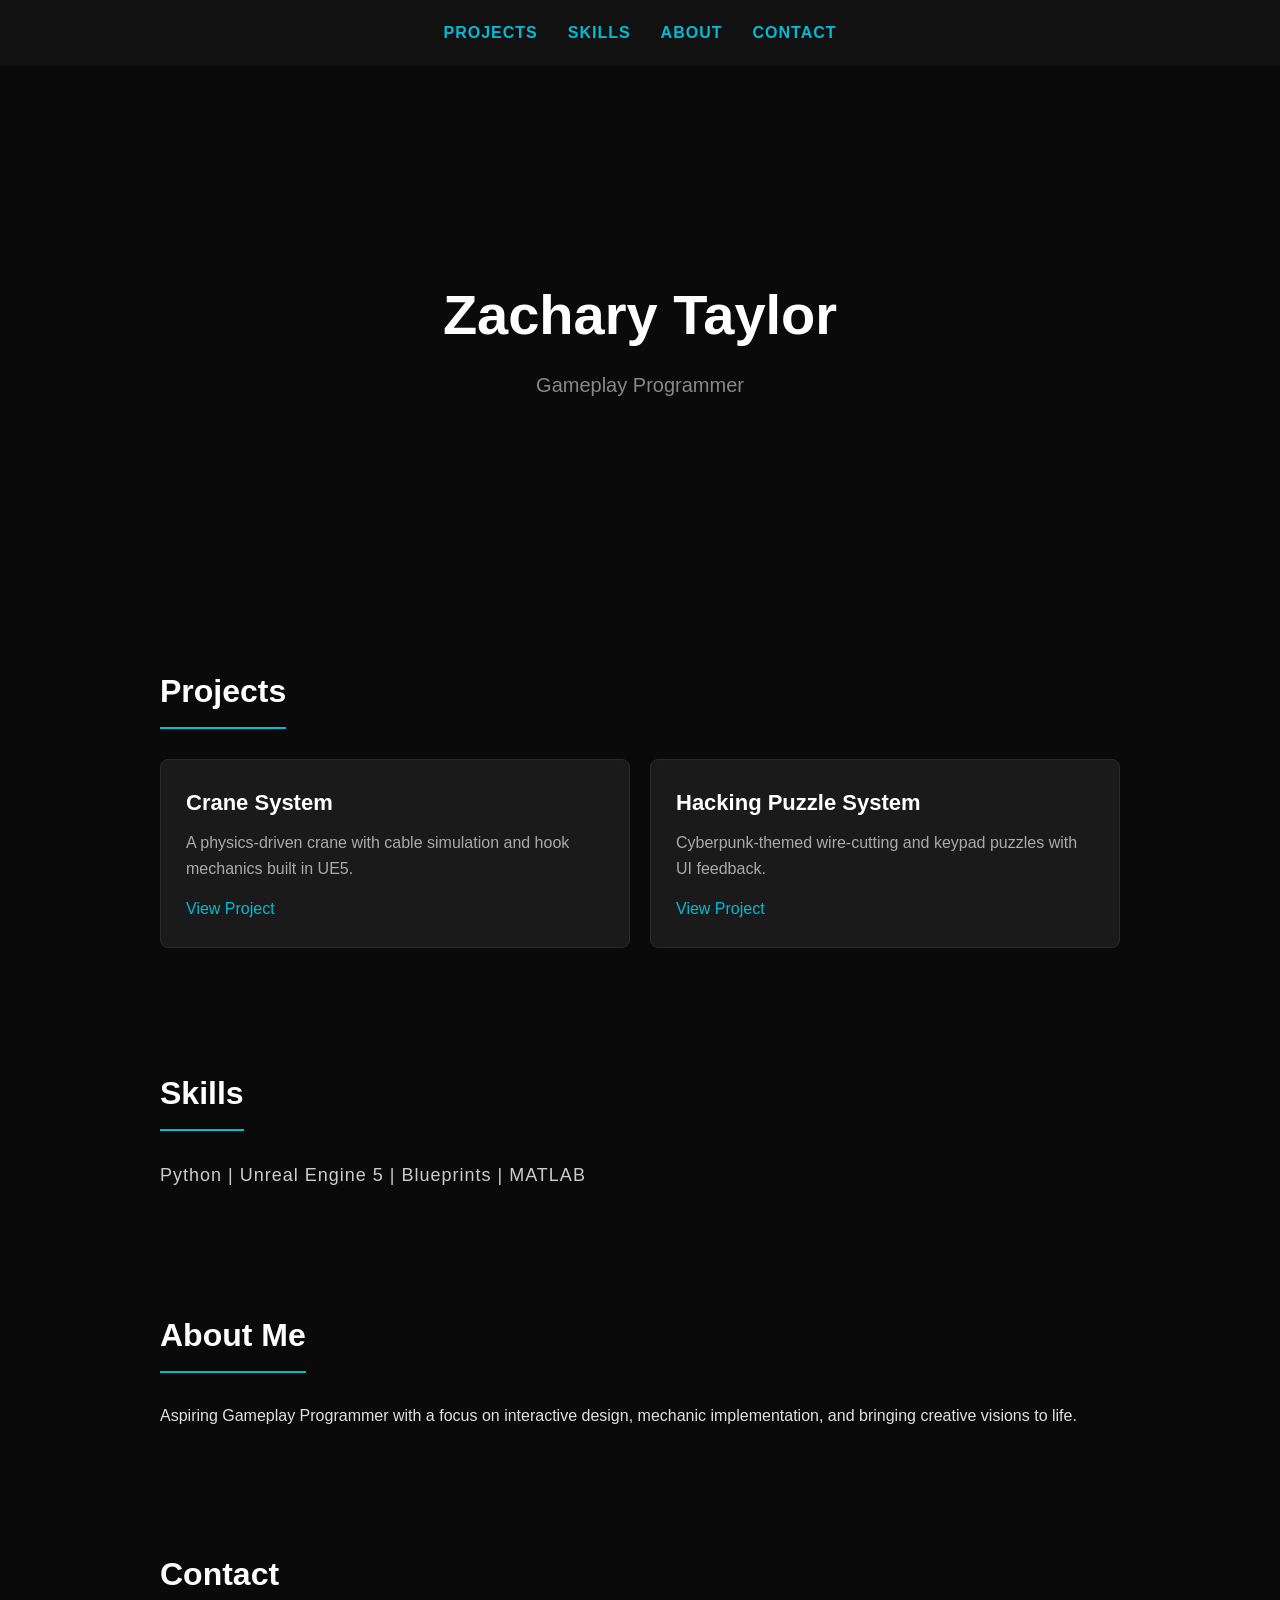
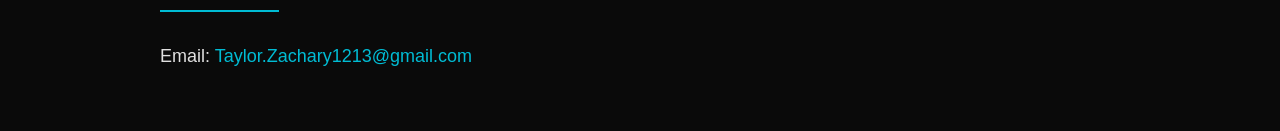
<file: index.html>
<!DOCTYPE html>
<html lang="en">
<head>
    <meta charset="UTF-8">
    <meta name="viewport" content="width=device-width, initial-scale=1.0">
    <title>Zachary Taylor - Gameplay Programmer</title>
    <link rel="stylesheet" href="style.css">
</head>
<body>

<nav>
    <a href="#projects">Projects</a>
    <a href="#skills">Skills</a>
    <a href="#about">About</a>
    <a href="#contact">Contact</a>
</nav>

<section id="hero">
    <h1>Zachary Taylor</h1>
    <p>Gameplay Programmer</p>
</section>

<section id="projects">
    <h2>Projects</h2>
    <div class="project-grid">

        <div class="project-card">
            <h3>Crane System</h3>
            <p>A physics-driven crane with cable simulation and hook mechanics built in UE5.</p>
            <a href="#">View Project</a>
        </div>

        <div class="project-card">
            <h3>Hacking Puzzle System</h3>
            <p>Cyberpunk-themed wire-cutting and keypad puzzles with UI feedback.</p>
            <a href="#">View Project</a>
        </div>

    </div>
</section>

<section id="skills">
    <h2>Skills</h2>
    <p> Python | Unreal Engine 5 | Blueprints | MATLAB</p>
</section>

<section id="about">
    <h2>About Me</h2>
    <p>Aspiring Gameplay Programmer with a focus on interactive design, mechanic implementation, and bringing creative visions to life.</p>
</section>

<section id="contact">
    <h2>Contact</h2>
    <p>Email: <a href="mailto:Taylor.Zachary1213@gmail.com">Taylor.Zachary1213@gmail.com</a></p>
</section>

</body>
</html>
</file>
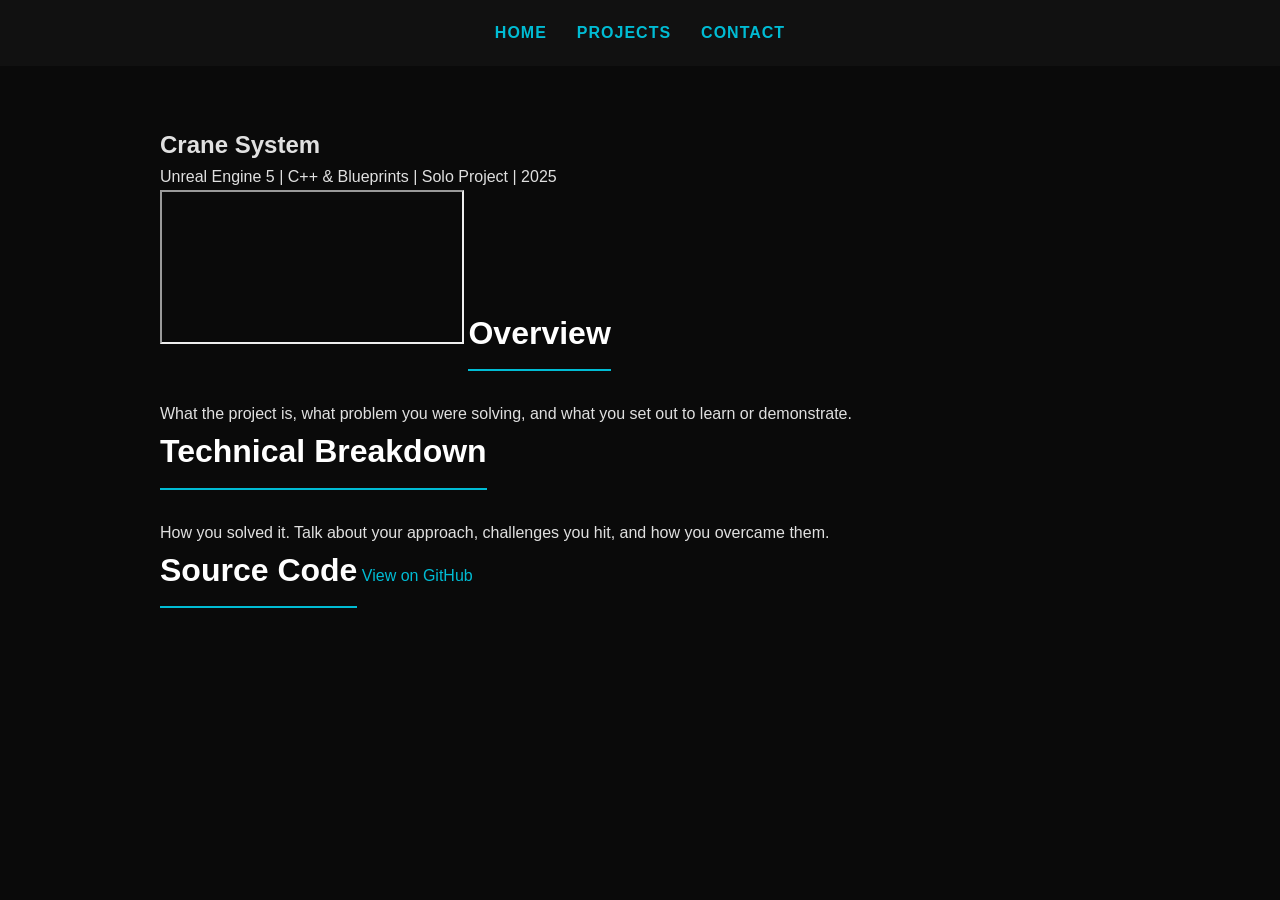
<file: crane.html>
<!DOCTYPE html>
<html lang="en">
<head>
  <meta charset="UTF-8">
  <meta name="viewport" content="width=device-width, initial-scale=1.0">
  <title>Crane System - Zachary Taylor</title>
  <link rel="stylesheet" href="style.css">
</head>
<body>

<nav>
  <a href="index.html">Home</a>
  <a href="index.html#projects">Projects</a>
  <a href="index.html#contact">Contact</a>
</nav>

<section class="project-detail">
  <h1>Crane System</h1>
  <p class="project-meta">Unreal Engine 5 | C++ & Blueprints | Solo Project | 2025</p>

  <!-- THE WHAT: show it off -->
  <iframe src="https://www.youtube.com/embed/VIDEO_ID" allowfullscreen></iframe>

  <!-- THE WHY: explain your goals -->
  <h2>Overview</h2>
  <p>What the project is, what problem you were solving,
    and what you set out to learn or demonstrate.</p>

  <!-- THE HOW: your process and code -->
  <h2>Technical Breakdown</h2>
  <p>How you solved it. Talk about your approach,
    challenges you hit, and how you overcame them.</p>

  <h2>Source Code</h2>
  <a href="https://github.com/yourusername/crane-system">View on GitHub</a>
</section>

</body>
</html>
</file>
<file: style.css>
/* ---- RESET & BASE ---- */
* {
    margin: 0;
    padding: 0;
    box-sizing: border-box;
}

body {
    font-family: 'Segoe UI', Tahoma, Geneva, Verdana, sans-serif;
    background-color: #0a0a0a;
    color: #e0e0e0;
    line-height: 1.6;
}

a {
    color: #00bcd4;
    text-decoration: none;
}

a:hover {
    color: #4dd0e1;
}

/* ---- NAVIGATION ---- */
nav {
    display: flex;
    justify-content: center;
    gap: 30px;
    padding: 20px;
    background-color: #111111;
    position: sticky;
    top: 0;
    z-index: 100;
}

nav a {
    font-size: 16px;
    font-weight: bold;
    text-transform: uppercase;
    letter-spacing: 1px;
}

/* ---- HERO SECTION ---- */
#hero {
    display: flex;
    flex-direction: column;
    align-items: center;
    justify-content: center;
    height: 60vh;
    text-align: center;
}

#hero h1 {
    font-size: 56px;
    color: #ffffff;
    margin-bottom: 10px;
}

#hero p {
    font-size: 20px;
    color: #888888;
}

/* ---- SECTIONS (shared) ---- */
section {
    max-width: 1000px;
    margin: 0 auto;
    padding: 60px 20px;
}

section h2 {
    font-size: 32px;
    color: #ffffff;
    margin-bottom: 30px;
    border-bottom: 2px solid #00bcd4;
    padding-bottom: 10px;
    display: inline-block;
}

/* ---- PROJECT GRID ---- */
.project-grid {
    display: flex;
    gap: 20px;
    flex-wrap: wrap;
}

.project-card {
    background-color: #1a1a1a;
    border: 1px solid #2a2a2a;
    border-radius: 8px;
    padding: 25px;
    flex: 1 1 300px;
    transition: border-color 0.3s;
}

.project-card:hover {
    border-color: #00bcd4;
}

.project-card h3 {
    font-size: 22px;
    color: #ffffff;
    margin-bottom: 10px;
}

.project-card p {
    color: #aaaaaa;
    margin-bottom: 15px;
}

/* ---- SKILLS ---- */
#skills p {
    font-size: 18px;
    color: #cccccc;
    letter-spacing: 1px;
}

/* ---- CONTACT ---- */
#contact p {
    font-size: 18px;
}
/* --- IMAGES & VIDEOS --- */
.project-card img,
.project-card iframe {
    width: 100%;
    border-radius: 6px;
    margin-bottom: 15px;
}

.project-card iframe {
    height: 200px;
    border: none;
}

/* --- Handle lower resolution screens --- */
@media (max-width: 768px) {
    #hero h1 {
        font-size: 36px;
    }

    #hero p {
        font-size: 16px;
    }

    nav {
        gap: 15px;
    }

    nav a {
        font-size: 14px;
    }

    .project-grid {
        flex-direction: column;
    }

    section h2 {
        font-size: 24px;
    }
}
</file>
